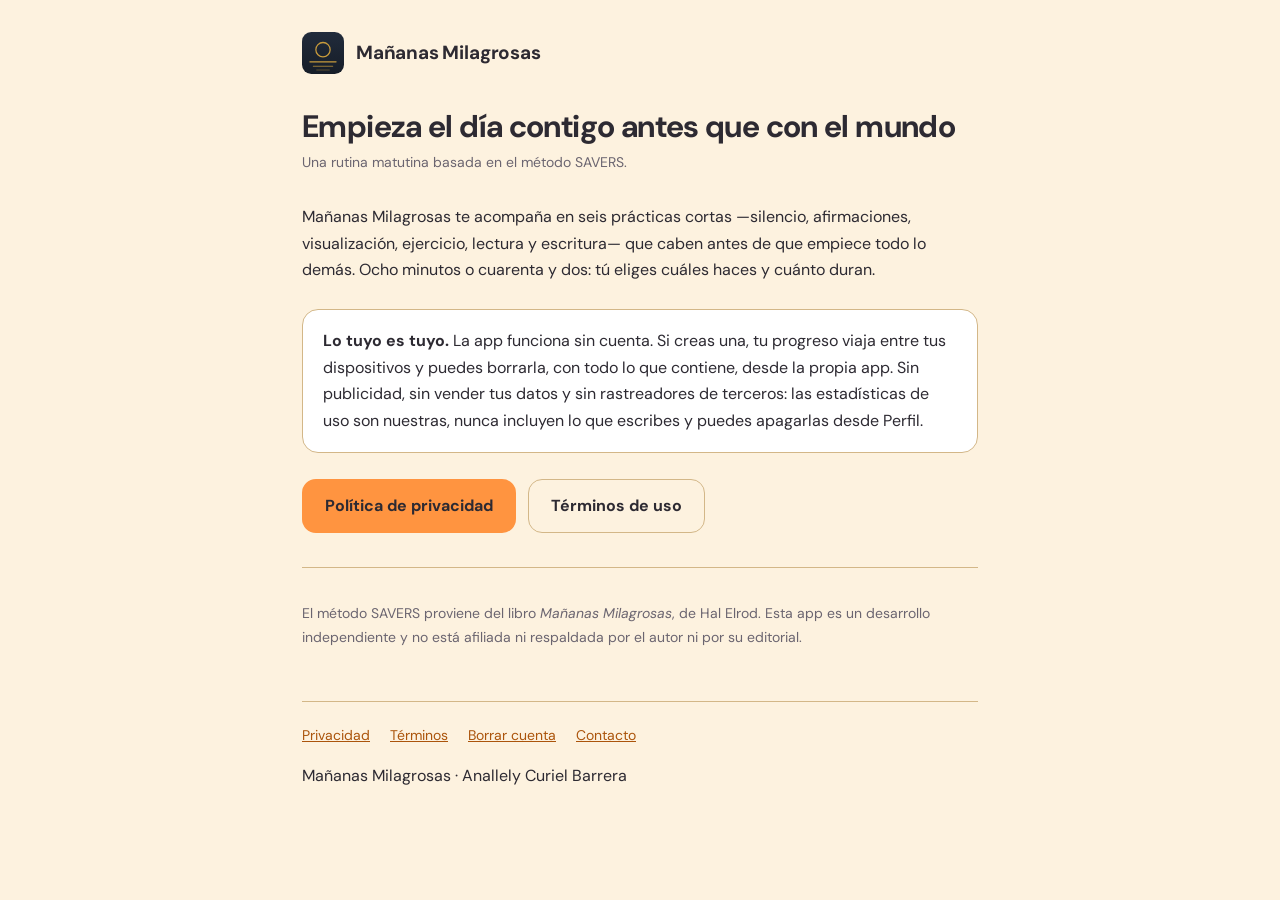
<file: index.html>
<!doctype html>
<html lang="es-MX">
<head>
<meta charset="utf-8">
<meta name="viewport" content="width=device-width, initial-scale=1">
<title>Inicio · Mañanas Milagrosas</title>
<meta name="description" content="Rutina matutina SAVERS: silencio, afirmaciones, visualización, ejercicio, lectura y escritura.">
<link rel="preconnect" href="https://fonts.googleapis.com">
<link rel="preconnect" href="https://fonts.gstatic.com" crossorigin>
<link href="https://fonts.googleapis.com/css2?family=DM+Sans:wght@400;700&display=swap" rel="stylesheet">
<link rel="icon" type="image/png" href="./favicon.png">
<link rel="apple-touch-icon" href="./apple-touch-icon.png">
<link rel="stylesheet" href="./estilo.css">
</head>
<body>
<div class="envoltura">
<header>
  <a href="./">
    <svg viewBox="0 0 200 200" aria-hidden="true">
      <defs>
        <linearGradient id="tintaMarca" x1="0" y1="0" x2="0" y2="1">
          <stop offset="0%" stop-color="#212B3B"/><stop offset="100%" stop-color="#161D28"/>
        </linearGradient>
      </defs>
      <rect width="200" height="200" rx="44" fill="url(#tintaMarca)"/>
      <circle cx="100" cy="84" r="34" fill="none" stroke="#C89B3C" stroke-width="6"/>
      <line x1="38" y1="142" x2="162" y2="142" stroke="#C89B3C" stroke-width="6.5" stroke-linecap="round"/>
      <line x1="54" y1="163" x2="146" y2="163" stroke="#C89B3C" stroke-width="5" stroke-linecap="round" opacity="0.72"/>
      <line x1="70" y1="181" x2="130" y2="181" stroke="#C89B3C" stroke-width="4" stroke-linecap="round" opacity="0.45"/>
    </svg>
    <span class="marca">Mañanas Milagrosas</span>
  </a>
</header>

<h1>Empieza el día contigo antes que con el mundo</h1>
<p class="fecha">Una rutina matutina basada en el método SAVERS.</p>

<p>Mañanas Milagrosas te acompaña en seis prácticas cortas —silencio, afirmaciones,
visualización, ejercicio, lectura y escritura— que caben antes de que empiece todo
lo demás. Ocho minutos o cuarenta y dos: tú eliges cuáles haces y cuánto duran.</p>

<div class="tarjeta">
<p><strong>Lo tuyo es tuyo.</strong> La app funciona sin cuenta. Si creas una, tu
progreso viaja entre tus dispositivos y puedes borrarla, con todo lo que contiene,
desde la propia app. Sin publicidad, sin vender tus datos y sin rastreadores de
terceros: las estadísticas de uso son nuestras, nunca incluyen lo que escribes y
puedes apagarlas desde Perfil.</p>
</div>

<div class="botones">
  <a class="boton" href="./privacidad.html">Política de privacidad</a>
  <a class="boton secundario" href="./terminos.html">Términos de uso</a>
</div>

<hr>
<p style="color:var(--text-soft);font-size:14px">El método SAVERS proviene del libro
<em>Mañanas Milagrosas</em>, de Hal Elrod. Esta app es un desarrollo independiente y no
está afiliada ni respaldada por el autor ni por su editorial.</p>
<footer>
  <a href="./privacidad.html">Privacidad</a>
  <a href="./terminos.html">Términos</a>
  <a href="./borrar-cuenta.html">Borrar cuenta</a>
  <a href="mailto:chicafreshly@gmail.com">Contacto</a>
  <p>Mañanas Milagrosas · Anallely Curiel Barrera</p>
</footer>

</div>
</body>
</html>
</file>
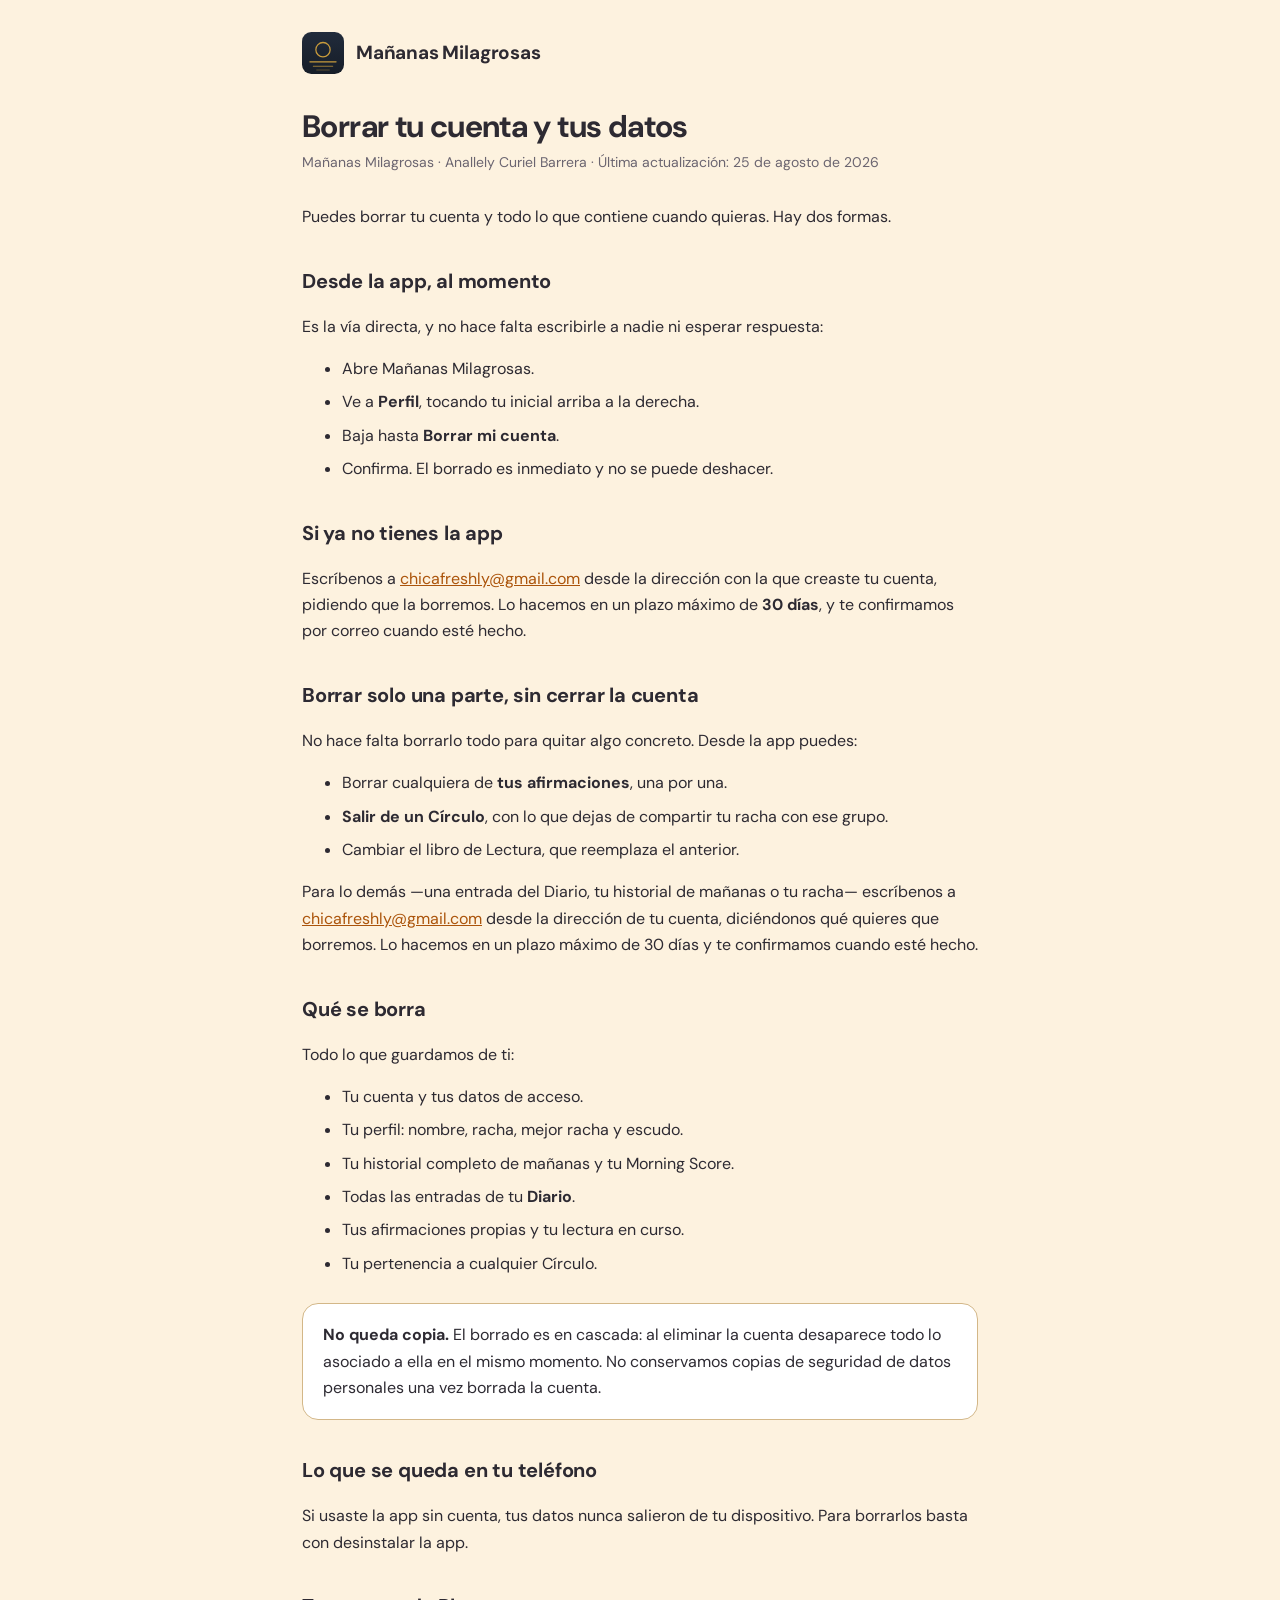
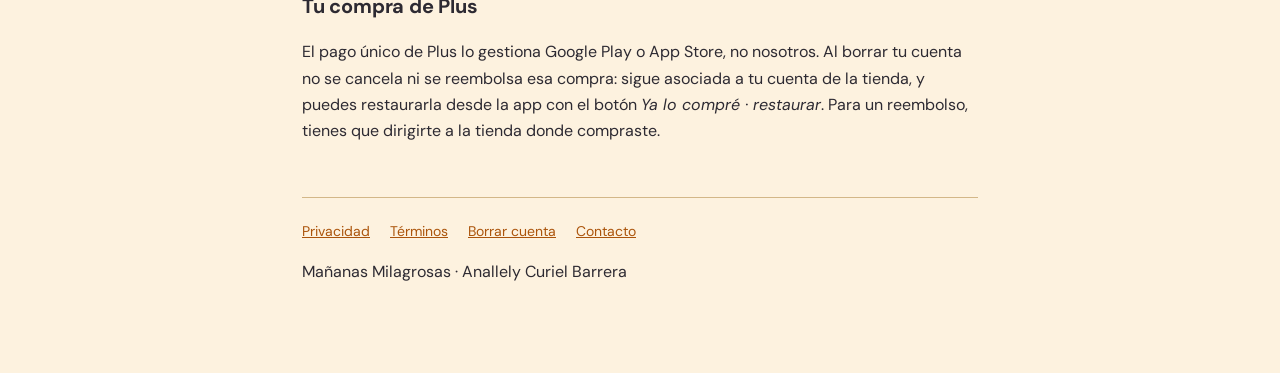
<file: borrar-cuenta.html>
<!doctype html>
<html lang="es-MX">
<head>
<meta charset="utf-8">
<meta name="viewport" content="width=device-width, initial-scale=1">
<title>Borrar tu cuenta · Mañanas Milagrosas</title>
<meta name="description" content="Cómo borrar tu cuenta de Mañanas Milagrosas y todos los datos asociados.">
<link rel="preconnect" href="https://fonts.googleapis.com">
<link rel="preconnect" href="https://fonts.gstatic.com" crossorigin>
<link href="https://fonts.googleapis.com/css2?family=DM+Sans:wght@400;700&display=swap" rel="stylesheet">
<link rel="icon" type="image/png" href="./favicon.png">
<link rel="apple-touch-icon" href="./apple-touch-icon.png">
<link rel="stylesheet" href="./estilo.css">
</head>
<body>
<div class="envoltura">
<header>
  <a href="./">
    <svg viewBox="0 0 200 200" aria-hidden="true">
      <defs>
        <linearGradient id="tintaMarca" x1="0" y1="0" x2="0" y2="1">
          <stop offset="0%" stop-color="#212B3B"/><stop offset="100%" stop-color="#161D28"/>
        </linearGradient>
      </defs>
      <rect width="200" height="200" rx="44" fill="url(#tintaMarca)"/>
      <circle cx="100" cy="84" r="34" fill="none" stroke="#C89B3C" stroke-width="6"/>
      <line x1="38" y1="142" x2="162" y2="142" stroke="#C89B3C" stroke-width="6.5" stroke-linecap="round"/>
      <line x1="54" y1="163" x2="146" y2="163" stroke="#C89B3C" stroke-width="5" stroke-linecap="round" opacity="0.72"/>
      <line x1="70" y1="181" x2="130" y2="181" stroke="#C89B3C" stroke-width="4" stroke-linecap="round" opacity="0.45"/>
    </svg>
    <span class="marca">Mañanas Milagrosas</span>
  </a>
</header>
<h1>Borrar tu cuenta y tus datos</h1>
<p class="fecha">Mañanas Milagrosas · Anallely Curiel Barrera · Última actualización: 25 de agosto de 2026</p>

<p>Puedes borrar tu cuenta y todo lo que contiene cuando quieras. Hay dos formas.</p>

<h2>Desde la app, al momento</h2>

<p>Es la vía directa, y no hace falta escribirle a nadie ni esperar respuesta:</p>

<ul>
<li>Abre Mañanas Milagrosas.</li>
<li>Ve a <strong>Perfil</strong>, tocando tu inicial arriba a la derecha.</li>
<li>Baja hasta <strong>Borrar mi cuenta</strong>.</li>
<li>Confirma. El borrado es inmediato y no se puede deshacer.</li>
</ul>

<h2>Si ya no tienes la app</h2>

<p>Escríbenos a <a href="mailto:chicafreshly@gmail.com">chicafreshly@gmail.com</a> desde
la dirección con la que creaste tu cuenta, pidiendo que la borremos. Lo hacemos en un
plazo máximo de <strong>30 días</strong>, y te confirmamos por correo cuando esté hecho.</p>

<h2>Borrar solo una parte, sin cerrar la cuenta</h2>

<p>No hace falta borrarlo todo para quitar algo concreto. Desde la app puedes:</p>

<ul>
<li>Borrar cualquiera de <strong>tus afirmaciones</strong>, una por una.</li>
<li><strong>Salir de un Círculo</strong>, con lo que dejas de compartir tu racha con ese grupo.</li>
<li>Cambiar el libro de Lectura, que reemplaza el anterior.</li>
</ul>

<p>Para lo demás —una entrada del Diario, tu historial de mañanas o tu racha— escríbenos
a <a href="mailto:chicafreshly@gmail.com">chicafreshly@gmail.com</a> desde la dirección
de tu cuenta, diciéndonos qué quieres que borremos. Lo hacemos en un plazo máximo de
30 días y te confirmamos cuando esté hecho.</p>

<h2>Qué se borra</h2>

<p>Todo lo que guardamos de ti:</p>

<ul>
<li>Tu cuenta y tus datos de acceso.</li>
<li>Tu perfil: nombre, racha, mejor racha y escudo.</li>
<li>Tu historial completo de mañanas y tu Morning Score.</li>
<li>Todas las entradas de tu <strong>Diario</strong>.</li>
<li>Tus afirmaciones propias y tu lectura en curso.</li>
<li>Tu pertenencia a cualquier Círculo.</li>
</ul>

<div class="tarjeta">
<p><strong>No queda copia.</strong> El borrado es en cascada: al eliminar la cuenta
desaparece todo lo asociado a ella en el mismo momento. No conservamos copias de
seguridad de datos personales una vez borrada la cuenta.</p>
</div>

<h2>Lo que se queda en tu teléfono</h2>

<p>Si usaste la app sin cuenta, tus datos nunca salieron de tu dispositivo. Para
borrarlos basta con desinstalar la app.</p>

<h2>Tu compra de Plus</h2>

<p>El pago único de Plus lo gestiona Google Play o App Store, no nosotros. Al borrar
tu cuenta no se cancela ni se reembolsa esa compra: sigue asociada a tu cuenta de la
tienda, y puedes restaurarla desde la app con el botón <em>Ya lo compré · restaurar</em>.
Para un reembolso, tienes que dirigirte a la tienda donde compraste.</p>
<footer>
  <a href="./privacidad.html">Privacidad</a>
  <a href="./terminos.html">Términos</a>
  <a href="./borrar-cuenta.html">Borrar cuenta</a>
  <a href="mailto:chicafreshly@gmail.com">Contacto</a>
  <p>Mañanas Milagrosas · Anallely Curiel Barrera</p>
</footer>
</div>
</body>
</html>
</file>
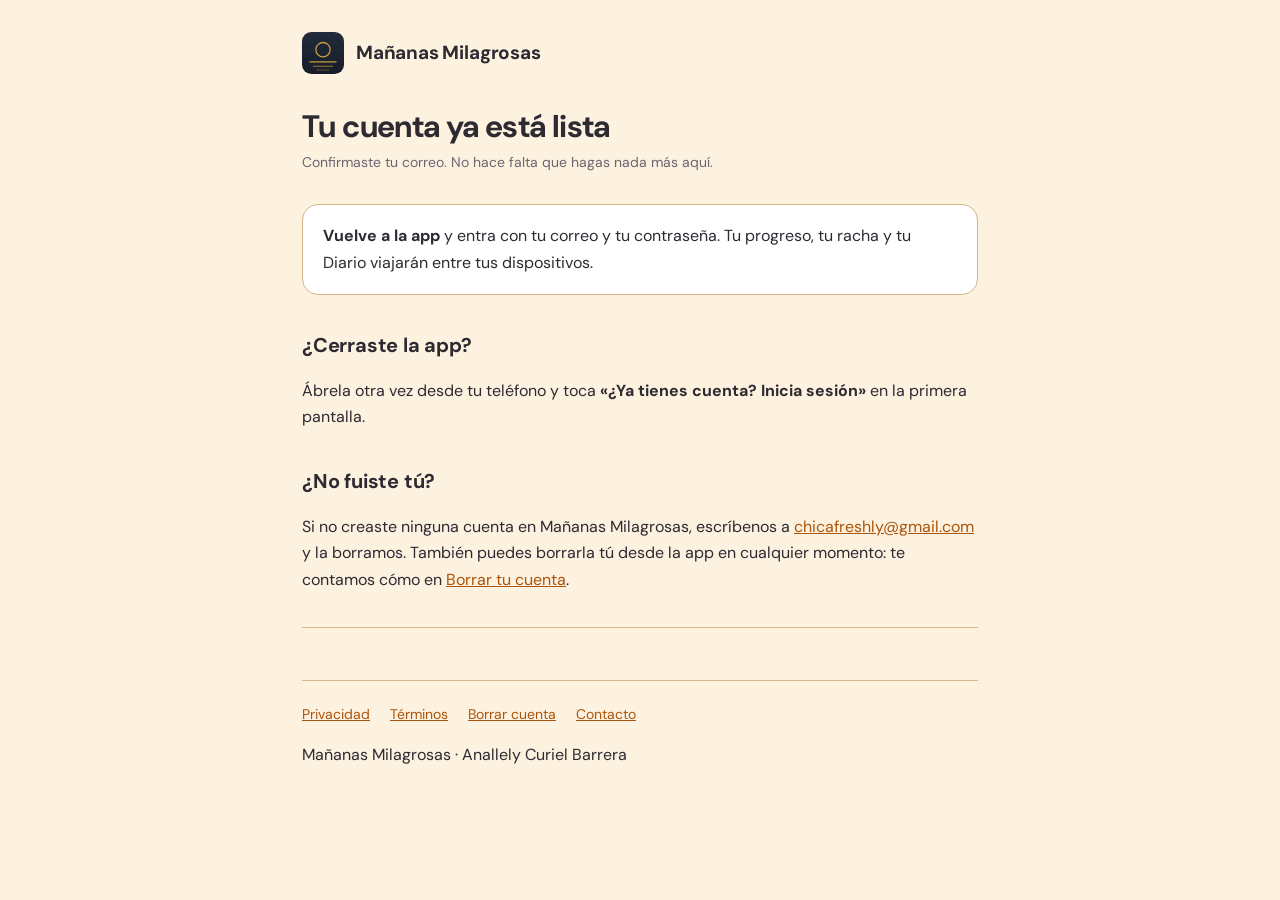
<file: cuenta-confirmada.html>
<!doctype html>
<html lang="es-MX">
<head>
<meta charset="utf-8">
<meta name="viewport" content="width=device-width, initial-scale=1">
<title>Cuenta confirmada · Mañanas Milagrosas</title>
<meta name="description" content="Tu cuenta de Mañanas Milagrosas ya está confirmada.">
<meta name="robots" content="noindex">
<link rel="preconnect" href="https://fonts.googleapis.com">
<link rel="preconnect" href="https://fonts.gstatic.com" crossorigin>
<link href="https://fonts.googleapis.com/css2?family=DM+Sans:wght@400;700&display=swap" rel="stylesheet">
<link rel="icon" type="image/png" href="./favicon.png">
<link rel="apple-touch-icon" href="./apple-touch-icon.png">
<link rel="stylesheet" href="./estilo.css">
</head>
<body>
<div class="envoltura">
<header>
  <a href="./">
    <svg viewBox="0 0 200 200" aria-hidden="true">
      <defs>
        <linearGradient id="tintaMarca" x1="0" y1="0" x2="0" y2="1">
          <stop offset="0%" stop-color="#212B3B"/><stop offset="100%" stop-color="#161D28"/>
        </linearGradient>
      </defs>
      <rect width="200" height="200" rx="44" fill="url(#tintaMarca)"/>
      <circle cx="100" cy="84" r="34" fill="none" stroke="#C89B3C" stroke-width="6"/>
      <line x1="38" y1="142" x2="162" y2="142" stroke="#C89B3C" stroke-width="6.5" stroke-linecap="round"/>
      <line x1="54" y1="163" x2="146" y2="163" stroke="#C89B3C" stroke-width="5" stroke-linecap="round" opacity="0.72"/>
      <line x1="70" y1="181" x2="130" y2="181" stroke="#C89B3C" stroke-width="4" stroke-linecap="round" opacity="0.45"/>
    </svg>
    <span class="marca">Mañanas Milagrosas</span>
  </a>
</header>

<h1>Tu cuenta ya está lista</h1>
<p class="fecha">Confirmaste tu correo. No hace falta que hagas nada más aquí.</p>

<div class="tarjeta">
<p><strong>Vuelve a la app</strong> y entra con tu correo y tu contraseña. Tu
progreso, tu racha y tu Diario viajarán entre tus dispositivos.</p>
</div>

<h2>¿Cerraste la app?</h2>
<p>Ábrela otra vez desde tu teléfono y toca <strong>«¿Ya tienes cuenta? Inicia
sesión»</strong> en la primera pantalla.</p>

<h2>¿No fuiste tú?</h2>
<p>Si no creaste ninguna cuenta en Mañanas Milagrosas, escríbenos a
<a href="mailto:chicafreshly@gmail.com">chicafreshly@gmail.com</a> y la
borramos. También puedes borrarla tú desde la app en cualquier momento:
te contamos cómo en <a href="./borrar-cuenta.html">Borrar tu cuenta</a>.</p>

<hr>

<footer>
  <a href="./privacidad.html">Privacidad</a>
  <a href="./terminos.html">Términos</a>
  <a href="./borrar-cuenta.html">Borrar cuenta</a>
  <a href="mailto:chicafreshly@gmail.com">Contacto</a>
  <p>Mañanas Milagrosas · Anallely Curiel Barrera</p>
</footer>

</div>
</body>
</html>
</file>
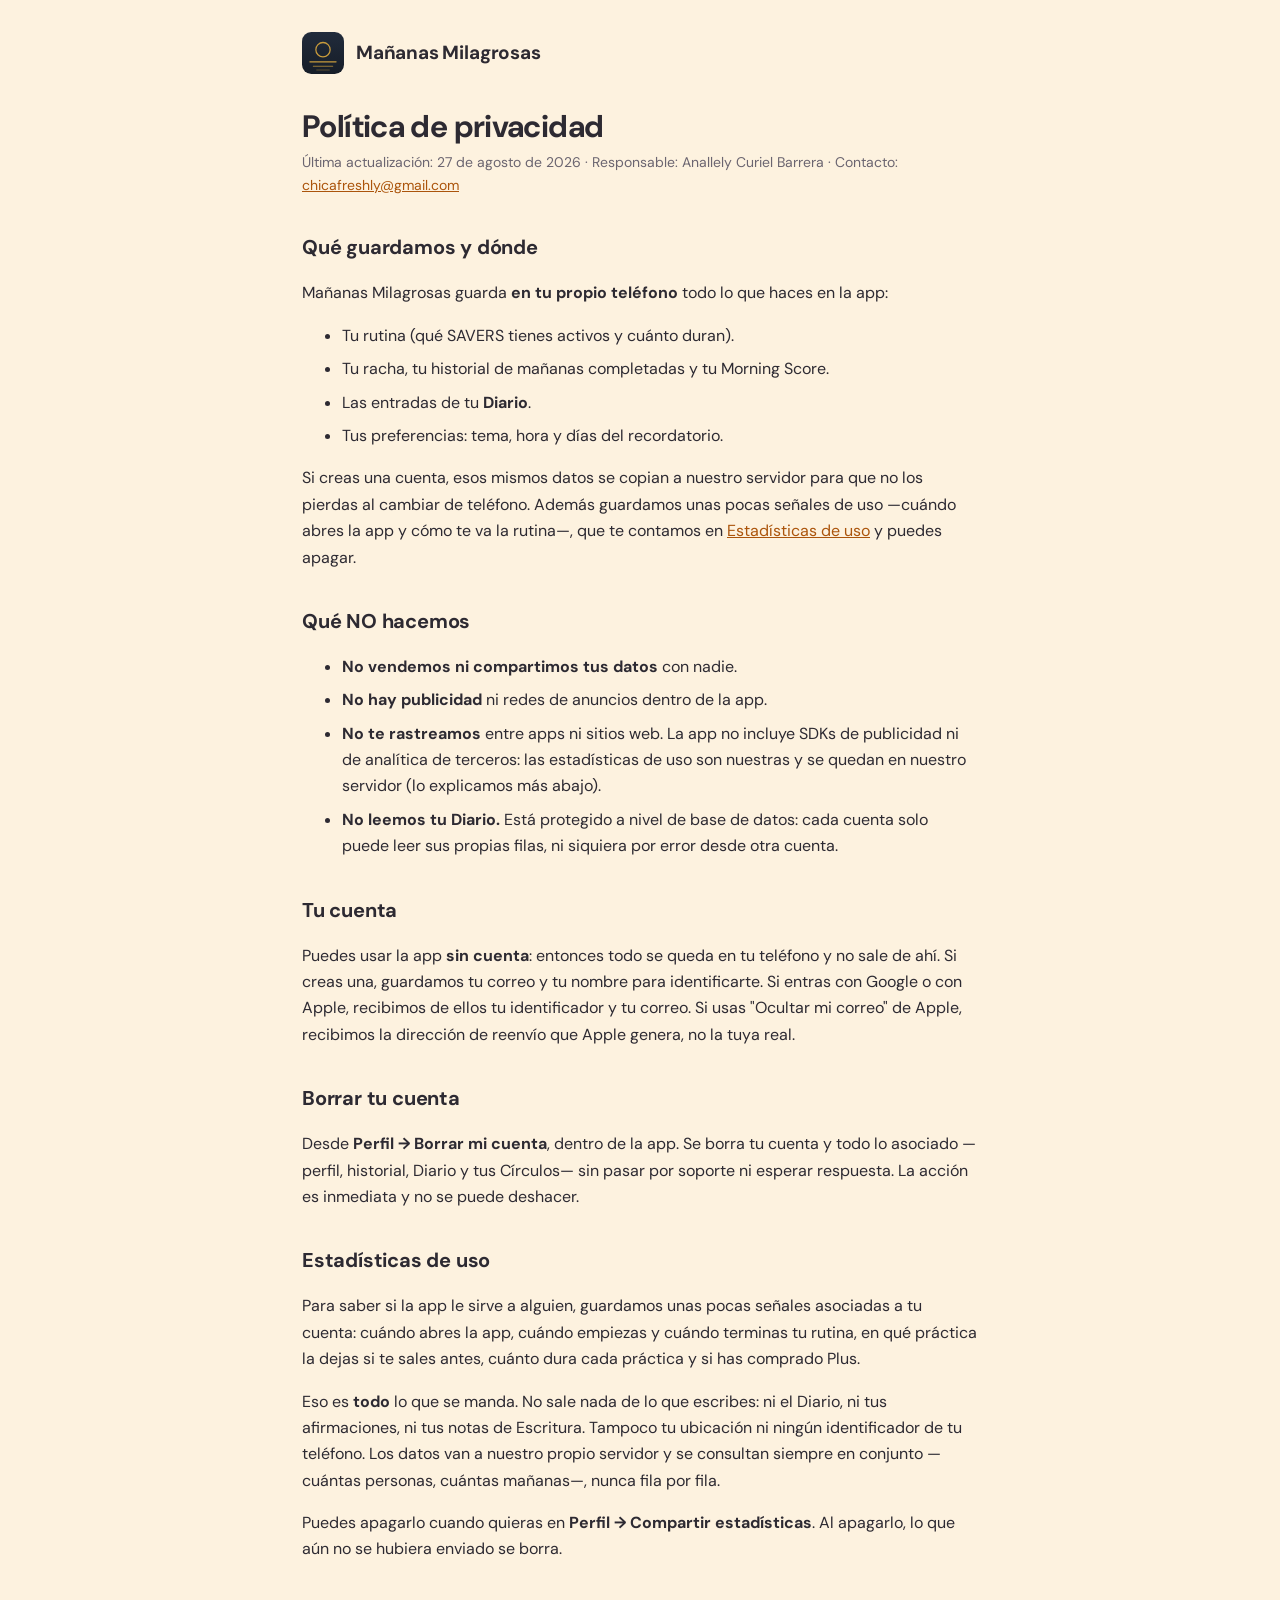
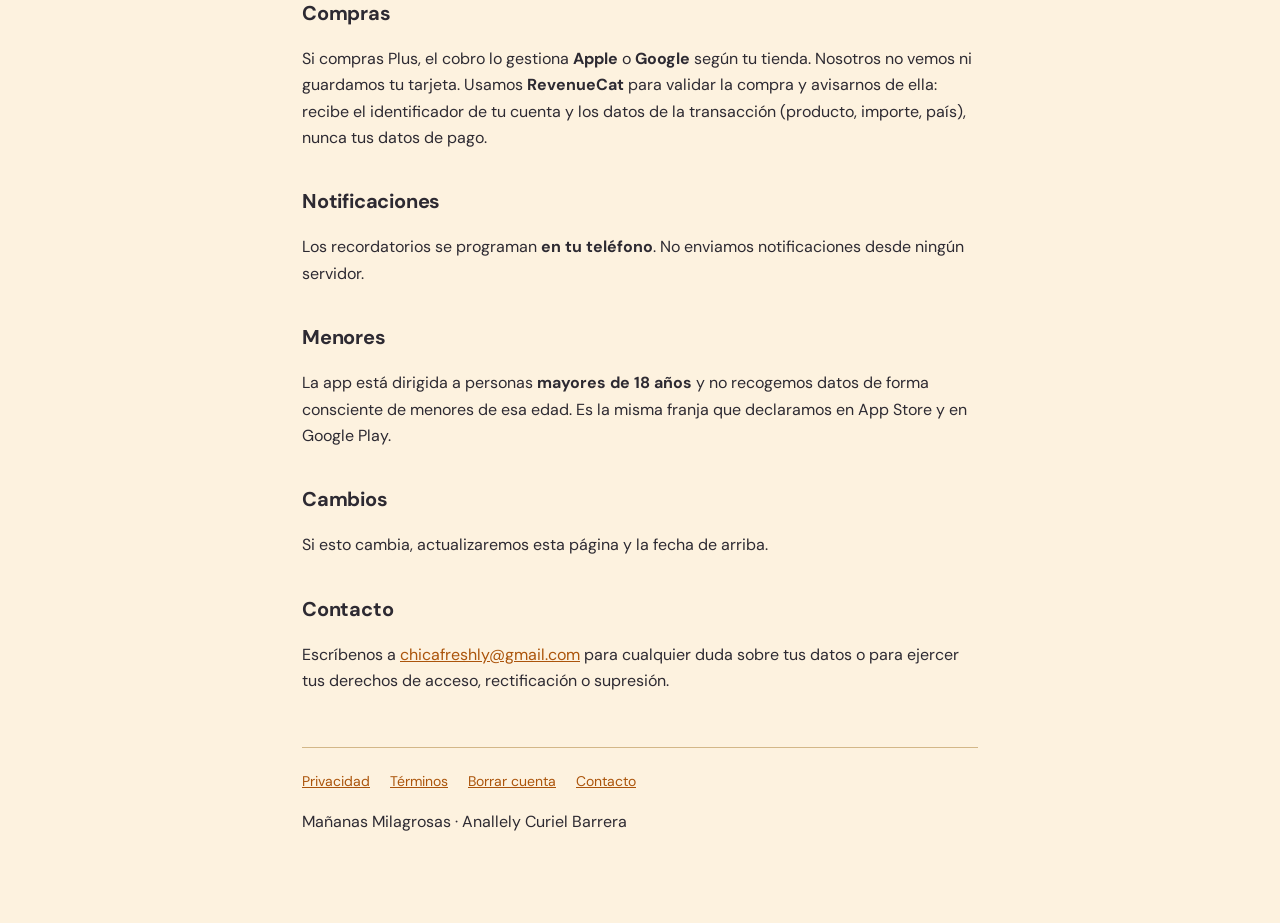
<file: privacidad.html>
<!doctype html>
<html lang="es-MX">
<head>
<meta charset="utf-8">
<meta name="viewport" content="width=device-width, initial-scale=1">
<title>Política de privacidad · Mañanas Milagrosas</title>
<meta name="description" content="Qué guarda Mañanas Milagrosas, qué no hace con tus datos y cómo borrarlos.">
<link rel="preconnect" href="https://fonts.googleapis.com">
<link rel="preconnect" href="https://fonts.gstatic.com" crossorigin>
<link href="https://fonts.googleapis.com/css2?family=DM+Sans:wght@400;700&display=swap" rel="stylesheet">
<link rel="icon" type="image/png" href="./favicon.png">
<link rel="apple-touch-icon" href="./apple-touch-icon.png">
<link rel="stylesheet" href="./estilo.css">
</head>
<body>
<div class="envoltura">
<header>
  <a href="./">
    <svg viewBox="0 0 200 200" aria-hidden="true">
      <defs>
        <linearGradient id="tintaMarca" x1="0" y1="0" x2="0" y2="1">
          <stop offset="0%" stop-color="#212B3B"/><stop offset="100%" stop-color="#161D28"/>
        </linearGradient>
      </defs>
      <rect width="200" height="200" rx="44" fill="url(#tintaMarca)"/>
      <circle cx="100" cy="84" r="34" fill="none" stroke="#C89B3C" stroke-width="6"/>
      <line x1="38" y1="142" x2="162" y2="142" stroke="#C89B3C" stroke-width="6.5" stroke-linecap="round"/>
      <line x1="54" y1="163" x2="146" y2="163" stroke="#C89B3C" stroke-width="5" stroke-linecap="round" opacity="0.72"/>
      <line x1="70" y1="181" x2="130" y2="181" stroke="#C89B3C" stroke-width="4" stroke-linecap="round" opacity="0.45"/>
    </svg>
    <span class="marca">Mañanas Milagrosas</span>
  </a>
</header>

<h1>Política de privacidad</h1>
<p class="fecha">Última actualización: 27 de agosto de 2026 · Responsable: Anallely Curiel Barrera · Contacto: <a href="mailto:chicafreshly@gmail.com">chicafreshly@gmail.com</a></p>
<h2>Qué guardamos y dónde</h2>
<p>Mañanas Milagrosas guarda <strong>en tu propio teléfono</strong> todo lo que haces en la app:</p>
<ul>
<li>Tu rutina (qué SAVERS tienes activos y cuánto duran).</li>
<li>Tu racha, tu historial de mañanas completadas y tu Morning Score.</li>
<li>Las entradas de tu <strong>Diario</strong>.</li>
<li>Tus preferencias: tema, hora y días del recordatorio.</li>
</ul>
<p>Si creas una cuenta, esos mismos datos se copian a nuestro servidor para que no los pierdas al cambiar de teléfono. Además guardamos unas pocas señales de uso —cuándo abres la app y cómo te va la rutina—, que te contamos en <a href="#estadisticas">Estadísticas de uso</a> y puedes apagar.</p>
<h2>Qué NO hacemos</h2>
<ul>
<li><strong>No vendemos ni compartimos tus datos</strong> con nadie.</li>
<li><strong>No hay publicidad</strong> ni redes de anuncios dentro de la app.</li>
<li><strong>No te rastreamos</strong> entre apps ni sitios web. La app no incluye SDKs de publicidad ni de analítica de terceros: las estadísticas de uso son nuestras y se quedan en nuestro servidor (lo explicamos más abajo).</li>
<li><strong>No leemos tu Diario.</strong> Está protegido a nivel de base de datos: cada cuenta solo puede leer sus propias filas, ni siquiera por error desde otra cuenta.</li>
</ul>
<h2>Tu cuenta</h2>
<p>Puedes usar la app <strong>sin cuenta</strong>: entonces todo se queda en tu teléfono y no sale de ahí. Si creas una, guardamos tu correo y tu nombre para identificarte. Si entras con Google o con Apple, recibimos de ellos tu identificador y tu correo. Si usas "Ocultar mi correo" de Apple, recibimos la dirección de reenvío que Apple genera, no la tuya real.</p>
<h2>Borrar tu cuenta</h2>
<p>Desde <strong>Perfil → Borrar mi cuenta</strong>, dentro de la app. Se borra tu cuenta y todo lo asociado —perfil, historial, Diario y tus Círculos— sin pasar por soporte ni esperar respuesta. La acción es inmediata y no se puede deshacer.</p>
<h2 id="estadisticas">Estadísticas de uso</h2>
<p>Para saber si la app le sirve a alguien, guardamos unas pocas señales asociadas a tu cuenta: cuándo abres la app, cuándo empiezas y cuándo terminas tu rutina, en qué práctica la dejas si te sales antes, cuánto dura cada práctica y si has comprado Plus.</p>
<p>Eso es <strong>todo</strong> lo que se manda. No sale nada de lo que escribes: ni el Diario, ni tus afirmaciones, ni tus notas de Escritura. Tampoco tu ubicación ni ningún identificador de tu teléfono. Los datos van a nuestro propio servidor y se consultan siempre en conjunto —cuántas personas, cuántas mañanas—, nunca fila por fila.</p>
<p>Puedes apagarlo cuando quieras en <strong>Perfil → Compartir estadísticas</strong>. Al apagarlo, lo que aún no se hubiera enviado se borra.</p>
<h2>Compras</h2>
<p>Si compras Plus, el cobro lo gestiona <strong>Apple</strong> o <strong>Google</strong> según tu tienda. Nosotros no vemos ni guardamos tu tarjeta. Usamos <strong>RevenueCat</strong> para validar la compra y avisarnos de ella: recibe el identificador de tu cuenta y los datos de la transacción (producto, importe, país), nunca tus datos de pago.</p>
<h2>Notificaciones</h2>
<p>Los recordatorios se programan <strong>en tu teléfono</strong>. No enviamos notificaciones desde ningún servidor.</p>
<h2>Menores</h2>
<p>La app está dirigida a personas <strong>mayores de 18 años</strong> y no recogemos datos de forma consciente de menores de esa edad. Es la misma franja que declaramos en App Store y en Google Play.</p>
<h2>Cambios</h2>
<p>Si esto cambia, actualizaremos esta página y la fecha de arriba.</p>
<h2>Contacto</h2>
<p>Escríbenos a <a href="mailto:chicafreshly@gmail.com">chicafreshly@gmail.com</a> para cualquier duda sobre tus datos o para ejercer tus derechos de acceso, rectificación o supresión.</p>
<footer>
  <a href="./privacidad.html">Privacidad</a>
  <a href="./terminos.html">Términos</a>
  <a href="./borrar-cuenta.html">Borrar cuenta</a>
  <a href="mailto:chicafreshly@gmail.com">Contacto</a>
  <p>Mañanas Milagrosas · Anallely Curiel Barrera</p>
</footer>

</div>
</body>
</html>
</file>
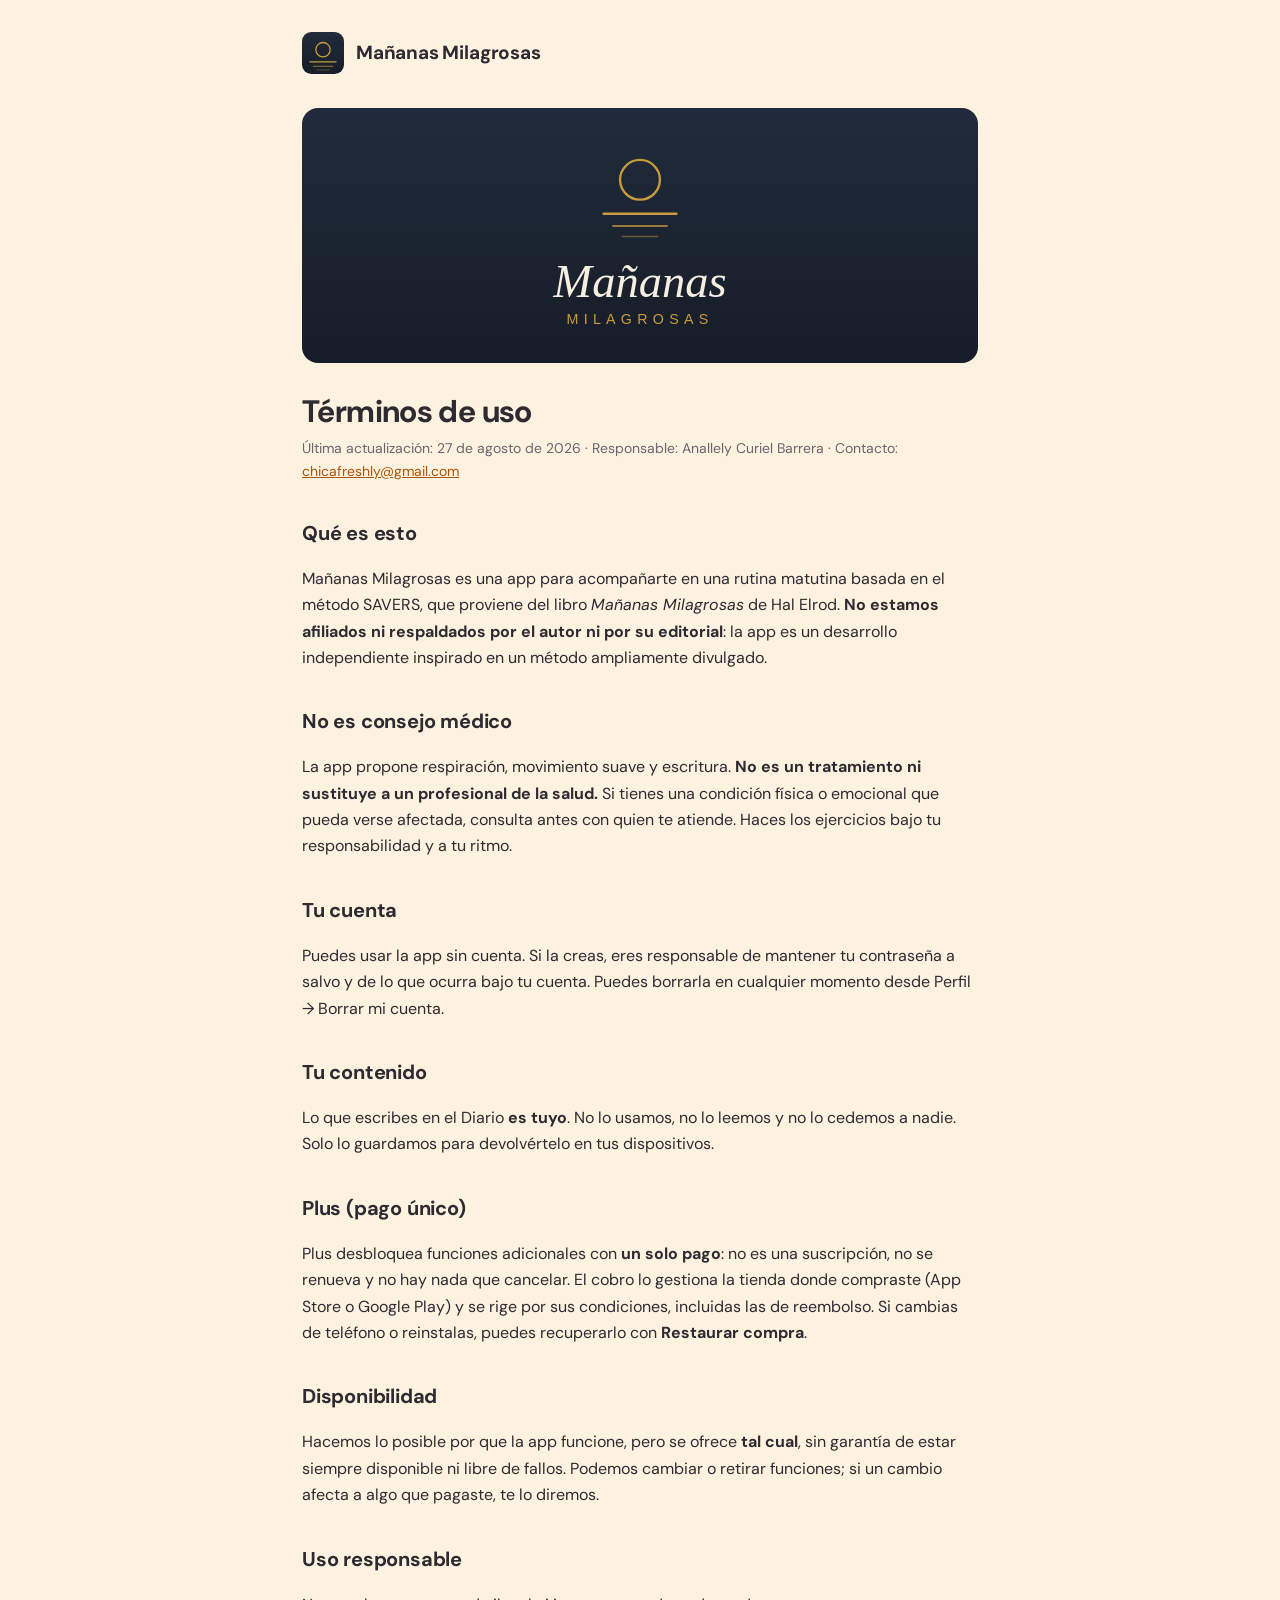
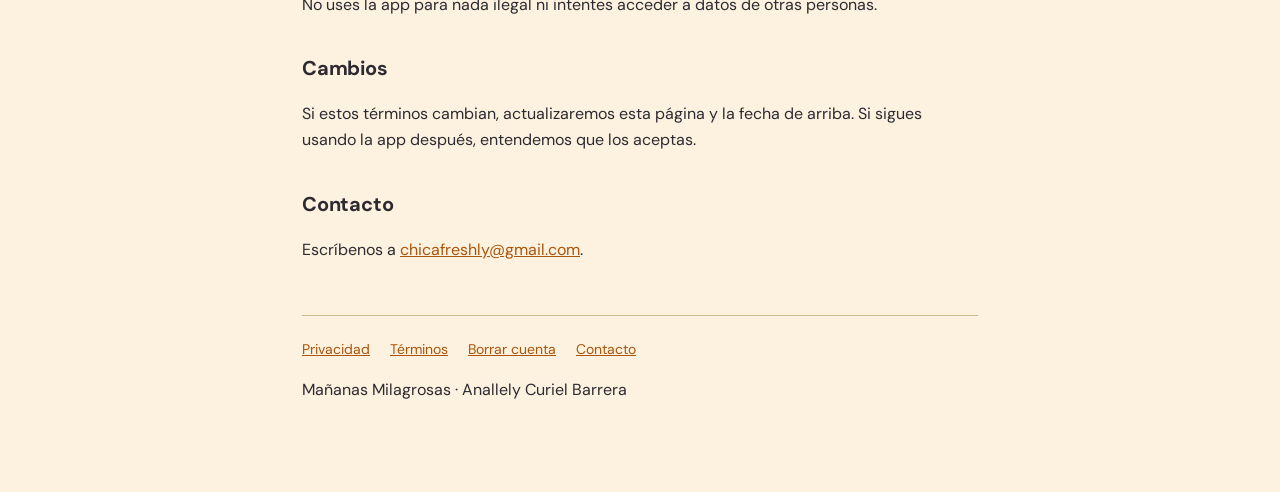
<file: terminos.html>
<!doctype html>
<html lang="es-MX">
<head>
<meta charset="utf-8">
<meta name="viewport" content="width=device-width, initial-scale=1">
<title>Términos de uso · Mañanas Milagrosas</title>
<meta name="description" content="Condiciones de uso de Mañanas Milagrosas.">
<link rel="preconnect" href="https://fonts.googleapis.com">
<link rel="preconnect" href="https://fonts.gstatic.com" crossorigin>
<link href="https://fonts.googleapis.com/css2?family=DM+Sans:wght@400;700&display=swap" rel="stylesheet">
<link rel="icon" type="image/png" href="./favicon.png">
<link rel="apple-touch-icon" href="./apple-touch-icon.png">
<link rel="stylesheet" href="./estilo.css">
</head>
<body>
<div class="envoltura">
<header>
  <a href="./">
    <svg viewBox="0 0 200 200" aria-hidden="true">
      <defs>
        <linearGradient id="tintaMarca" x1="0" y1="0" x2="0" y2="1">
          <stop offset="0%" stop-color="#212B3B"/><stop offset="100%" stop-color="#161D28"/>
        </linearGradient>
      </defs>
      <rect width="200" height="200" rx="44" fill="url(#tintaMarca)"/>
      <circle cx="100" cy="84" r="34" fill="none" stroke="#C89B3C" stroke-width="6"/>
      <line x1="38" y1="142" x2="162" y2="142" stroke="#C89B3C" stroke-width="6.5" stroke-linecap="round"/>
      <line x1="54" y1="163" x2="146" y2="163" stroke="#C89B3C" stroke-width="5" stroke-linecap="round" opacity="0.72"/>
      <line x1="70" y1="181" x2="130" y2="181" stroke="#C89B3C" stroke-width="4" stroke-linecap="round" opacity="0.45"/>
    </svg>
    <span class="marca">Mañanas Milagrosas</span>
  </a>
</header>

<img class="lamina" src="./marca-oscura.svg" width="900" height="340" alt="Mañanas Milagrosas">

<h1>Términos de uso</h1>
<p class="fecha">Última actualización: 27 de agosto de 2026 · Responsable: Anallely Curiel Barrera · Contacto: <a href="mailto:chicafreshly@gmail.com">chicafreshly@gmail.com</a></p>
<h2>Qué es esto</h2>
<p>Mañanas Milagrosas es una app para acompañarte en una rutina matutina basada en el método SAVERS, que proviene del libro <em>Mañanas Milagrosas</em> de Hal Elrod. <strong>No estamos afiliados ni respaldados por el autor ni por su editorial</strong>: la app es un desarrollo independiente inspirado en un método ampliamente divulgado.</p>
<h2>No es consejo médico</h2>
<p>La app propone respiración, movimiento suave y escritura. <strong>No es un tratamiento ni sustituye a un profesional de la salud.</strong> Si tienes una condición física o emocional que pueda verse afectada, consulta antes con quien te atiende. Haces los ejercicios bajo tu responsabilidad y a tu ritmo.</p>
<h2>Tu cuenta</h2>
<p>Puedes usar la app sin cuenta. Si la creas, eres responsable de mantener tu contraseña a salvo y de lo que ocurra bajo tu cuenta. Puedes borrarla en cualquier momento desde Perfil → Borrar mi cuenta.</p>
<h2>Tu contenido</h2>
<p>Lo que escribes en el Diario <strong>es tuyo</strong>. No lo usamos, no lo leemos y no lo cedemos a nadie. Solo lo guardamos para devolvértelo en tus dispositivos.</p>
<h2>Plus (pago único)</h2>
<p>Plus desbloquea funciones adicionales con <strong>un solo pago</strong>: no es una suscripción, no se renueva y no hay nada que cancelar. El cobro lo gestiona la tienda donde compraste (App Store o Google Play) y se rige por sus condiciones, incluidas las de reembolso. Si cambias de teléfono o reinstalas, puedes recuperarlo con <strong>Restaurar compra</strong>.</p>
<h2>Disponibilidad</h2>
<p>Hacemos lo posible por que la app funcione, pero se ofrece <strong>tal cual</strong>, sin garantía de estar siempre disponible ni libre de fallos. Podemos cambiar o retirar funciones; si un cambio afecta a algo que pagaste, te lo diremos.</p>
<h2>Uso responsable</h2>
<p>No uses la app para nada ilegal ni intentes acceder a datos de otras personas.</p>
<h2>Cambios</h2>
<p>Si estos términos cambian, actualizaremos esta página y la fecha de arriba. Si sigues usando la app después, entendemos que los aceptas.</p>
<h2>Contacto</h2>
<p>Escríbenos a <a href="mailto:chicafreshly@gmail.com">chicafreshly@gmail.com</a>.</p>
<footer>
  <a href="./privacidad.html">Privacidad</a>
  <a href="./terminos.html">Términos</a>
  <a href="./borrar-cuenta.html">Borrar cuenta</a>
  <a href="mailto:chicafreshly@gmail.com">Contacto</a>
  <p>Mañanas Milagrosas · Anallely Curiel Barrera</p>
</footer>

</div>
</body>
</html>
</file>
<file: estilo.css>
/* Mismos colores que la app, para que el sitio no parezca de otra empresa. */
:root{
  --bg:#FDF2DF; --surface:#FFFFFF; --border:#D3B788;
  --text:#2D2A32; --text-soft:#6B6570; --acento:#AB540B; --sol:#FF9440;
}
@media (prefers-color-scheme: dark){
  :root{ --bg:#15120C; --surface:#211D16; --border:#4A4234; --text:#F4EFE7; --text-soft:#BCB4A7; --acento:#FF9440; }
}
*{box-sizing:border-box}
body{
  margin:0; background:var(--bg); color:var(--text);
  font-family:'DM Sans',-apple-system,BlinkMacSystemFont,'Segoe UI',Roboto,sans-serif;
  line-height:1.65; -webkit-font-smoothing:antialiased;
}
.envoltura{max-width:720px; margin:0 auto; padding:32px 22px 72px}
header{display:flex; align-items:center; gap:12px; margin-bottom:34px}
header svg{width:42px; height:42px; flex-shrink:0}
header .marca{font-weight:700; font-size:19px; letter-spacing:-.01em}
header a{color:inherit; text-decoration:none; display:flex; align-items:center; gap:12px}
h1{font-size:31px; line-height:1.2; letter-spacing:-.02em; margin:0 0 6px}
h2{font-size:20px; letter-spacing:-.01em; margin:34px 0 8px}
.fecha{color:var(--text-soft); font-size:14px; margin:0 0 30px}
p,li{color:var(--text); font-size:16px}
li{margin-bottom:7px}
strong{font-weight:700}
a{color:var(--acento)}
hr{border:none; border-top:1.5px solid var(--border); margin:34px 0}
.tarjeta{background:var(--surface); border:1.5px solid var(--border); border-radius:16px; padding:18px 20px; margin:26px 0}
.tarjeta p:last-child{margin-bottom:0}
.tarjeta p:first-child{margin-top:0}
footer{margin-top:52px; padding-top:22px; border-top:1.5px solid var(--border); color:var(--text-soft); font-size:14px}
footer a{margin-right:16px}
/* Lámina de marca (fondo oscuro propio: no cambia con el tema del sistema). */
.lamina{display:block; width:100%; height:auto; border-radius:16px; margin:0 0 30px}
.botones{display:flex; flex-wrap:wrap; gap:12px; margin-top:26px}
.boton{
  display:inline-block; padding:13px 22px; border-radius:14px; text-decoration:none;
  font-weight:700; background:var(--sol); color:#2D2A32; border:1.5px solid transparent;
}
.boton.secundario{background:transparent; color:var(--text); border-color:var(--border)}
</file>
